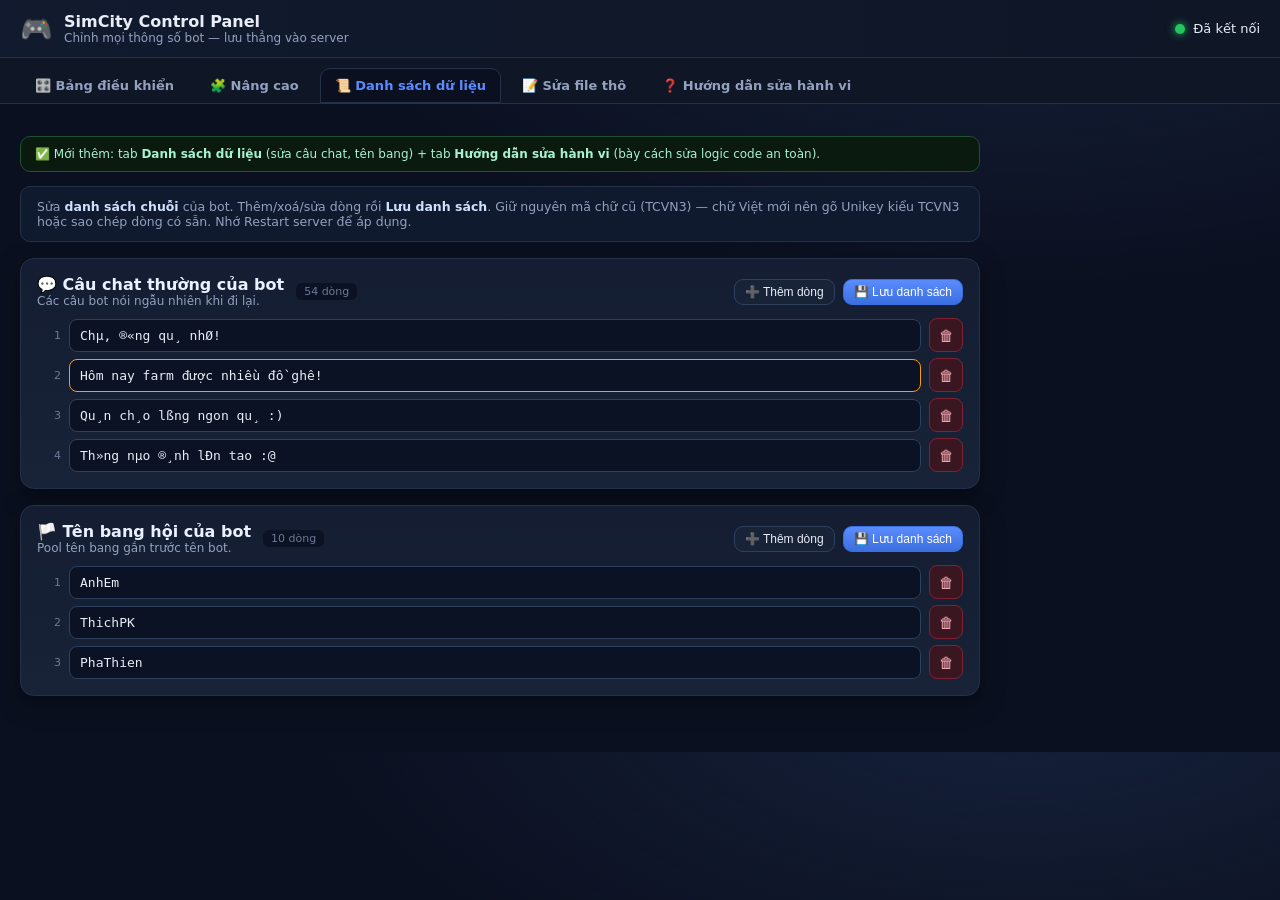
<file: preview.html>
<!doctype html><html lang="vi"><head><meta charset="utf-8"><title>Preview — Danh sách & Hướng dẫn</title>
<style>
:root{--bg:#0b1020;--bg2:#0f1626;--card:#141d31;--card2:#182338;--line:#243149;--line2:#2f3f5e;--txt:#e8edf7;--muted:#93a1bf;--dim:#6b7a99;--accent:#5b8cff;--accent2:#3b6fe0;--good:#22c55e;--warn:#f59e0b}
*{box-sizing:border-box}body{margin:0;font-family:"Segoe UI",system-ui,sans-serif;background:radial-gradient(1200px 600px at 80% -10%,#16223c,transparent 60%),var(--bg);color:var(--txt)}
.topbar{display:flex;justify-content:space-between;align-items:center;padding:12px 20px;background:linear-gradient(90deg,#111a2e,#0f1626);border-bottom:1px solid var(--line)}
.brand{display:flex;gap:12px;align-items:center}.logo{font-size:26px}.brand-title{font-weight:700}.brand-sub{font-size:12px;color:var(--muted)}
.conn{display:flex;gap:8px;align-items:center;font-size:13px}.dot{width:10px;height:10px;border-radius:50%;background:var(--good);box-shadow:0 0 8px var(--good)}
.btn{background:var(--card2);color:var(--txt);border:1px solid var(--line2);padding:7px 13px;border-radius:9px;font-size:13px}
.btn.primary{background:linear-gradient(180deg,var(--accent),var(--accent2));border-color:var(--accent2);color:#fff}
.btn.sm{padding:5px 10px;font-size:12px}
.tabs{display:flex;gap:6px;padding:10px 20px 0;background:#0f1626;border-bottom:1px solid var(--line);flex-wrap:wrap}
.tab{background:transparent;border:1px solid transparent;color:var(--muted);padding:9px 14px;border-radius:10px 10px 0 0;font-size:13px;font-weight:600}
.tab.active{background:var(--bg);border-color:var(--line);color:var(--accent)}
.content{padding:18px 20px 40px;max-width:1000px}
.hint{background:#0f1a2e;border:1px solid var(--line);border-radius:10px;padding:12px 16px;margin-bottom:16px;font-size:12.5px;color:var(--muted)}
.hint b{color:#cfe0ff}
.list-card{background:linear-gradient(180deg,var(--card),var(--card2));border:1px solid var(--line);border-radius:14px;padding:16px;margin-bottom:16px;box-shadow:0 8px 24px rgba(0,0,0,.35)}
.list-head{display:flex;align-items:center;gap:12px;margin-bottom:10px}
.list-title{font-weight:700;color:#e9f0ff}.list-desc{font-size:12px;color:var(--muted)}
.list-count{font-size:11px;color:var(--dim);background:#0b1223;padding:2px 8px;border-radius:6px}
.list-actions{margin-left:auto;display:flex;gap:8px}
.list-rows{display:flex;flex-direction:column;gap:6px;max-height:280px;overflow:auto}
.list-row{display:flex;align-items:center;gap:8px}
.list-row .idx{font-size:11px;color:var(--dim);width:24px;text-align:right}
.list-row input{flex:1;background:#0b1223;border:1px solid var(--line2);border-radius:8px;padding:8px 10px;color:var(--txt);font-size:13px;font-family:Consolas,monospace}
.list-row.dirty input{border-color:var(--warn)}
.list-row .del{background:#3a1620;border:1px solid #7f2233;color:#ffb3bd;border-radius:8px;width:34px;height:34px;font-size:15px}
.note{margin:14px 0;padding:10px 14px;background:#0b1a0f;border:1px solid #1f5132;border-radius:10px;color:#a7f3d0;font-size:12px}
</style></head><body>
<div class="topbar"><div class="brand"><div class="logo">🎮</div><div><div class="brand-title">SimCity Control Panel</div><div class="brand-sub">Chỉnh mọi thông số bot — lưu thẳng vào server</div></div></div>
<div class="conn"><span class="dot"></span>Đã kết nối</div></div>
<div class="tabs"><div class="tab">🎛️ Bảng điều khiển</div><div class="tab">🧩 Nâng cao</div><div class="tab active">📜 Danh sách dữ liệu</div><div class="tab">📝 Sửa file thô</div><div class="tab">❓ Hướng dẫn sửa hành vi</div></div>
<div class="content">
<div class="note">✅ Mới thêm: tab <b>Danh sách dữ liệu</b> (sửa câu chat, tên bang) + tab <b>Hướng dẫn sửa hành vi</b> (bày cách sửa logic code an toàn).</div>
<div class="hint">Sửa <b>danh sách chuỗi</b> của bot. Thêm/xoá/sửa dòng rồi <b>Lưu danh sách</b>. Giữ nguyên mã chữ cũ (TCVN3) — chữ Việt mới nên gõ Unikey kiểu TCVN3 hoặc sao chép dòng có sẵn. Nhớ Restart server để áp dụng.</div>

<div class="list-card"><div class="list-head"><div><div class="list-title">💬 Câu chat thường của bot</div><div class="list-desc">Các câu bot nói ngẫu nhiên khi đi lại.</div></div><span class="list-count">54 dòng</span><div class="list-actions"><button class="btn sm">➕ Thêm dòng</button><button class="btn primary sm">💾 Lưu danh sách</button></div></div>
<div class="list-rows">
 <div class="list-row"><span class="idx">1</span><input value="Chµ, ®«ng qu¸ nhØ!"><button class="del">🗑</button></div>
 <div class="list-row dirty"><span class="idx">2</span><input value="Hôm nay farm được nhiều đồ ghê!"><button class="del">🗑</button></div>
 <div class="list-row"><span class="idx">3</span><input value="Qu¸n ch¸o lßng ngon qu¸ :)"><button class="del">🗑</button></div>
 <div class="list-row"><span class="idx">4</span><input value="Th»ng nµo ®¸nh lÐn tao :@"><button class="del">🗑</button></div>
</div></div>

<div class="list-card"><div class="list-head"><div><div class="list-title">🏳️ Tên bang hội của bot</div><div class="list-desc">Pool tên bang gắn trước tên bot.</div></div><span class="list-count">10 dòng</span><div class="list-actions"><button class="btn sm">➕ Thêm dòng</button><button class="btn primary sm">💾 Lưu danh sách</button></div></div>
<div class="list-rows">
 <div class="list-row"><span class="idx">1</span><input value="AnhEm"><button class="del">🗑</button></div>
 <div class="list-row"><span class="idx">2</span><input value="ThichPK"><button class="del">🗑</button></div>
 <div class="list-row"><span class="idx">3</span><input value="PhaThien"><button class="del">🗑</button></div>
</div></div>
</div></body></html>
</file>
